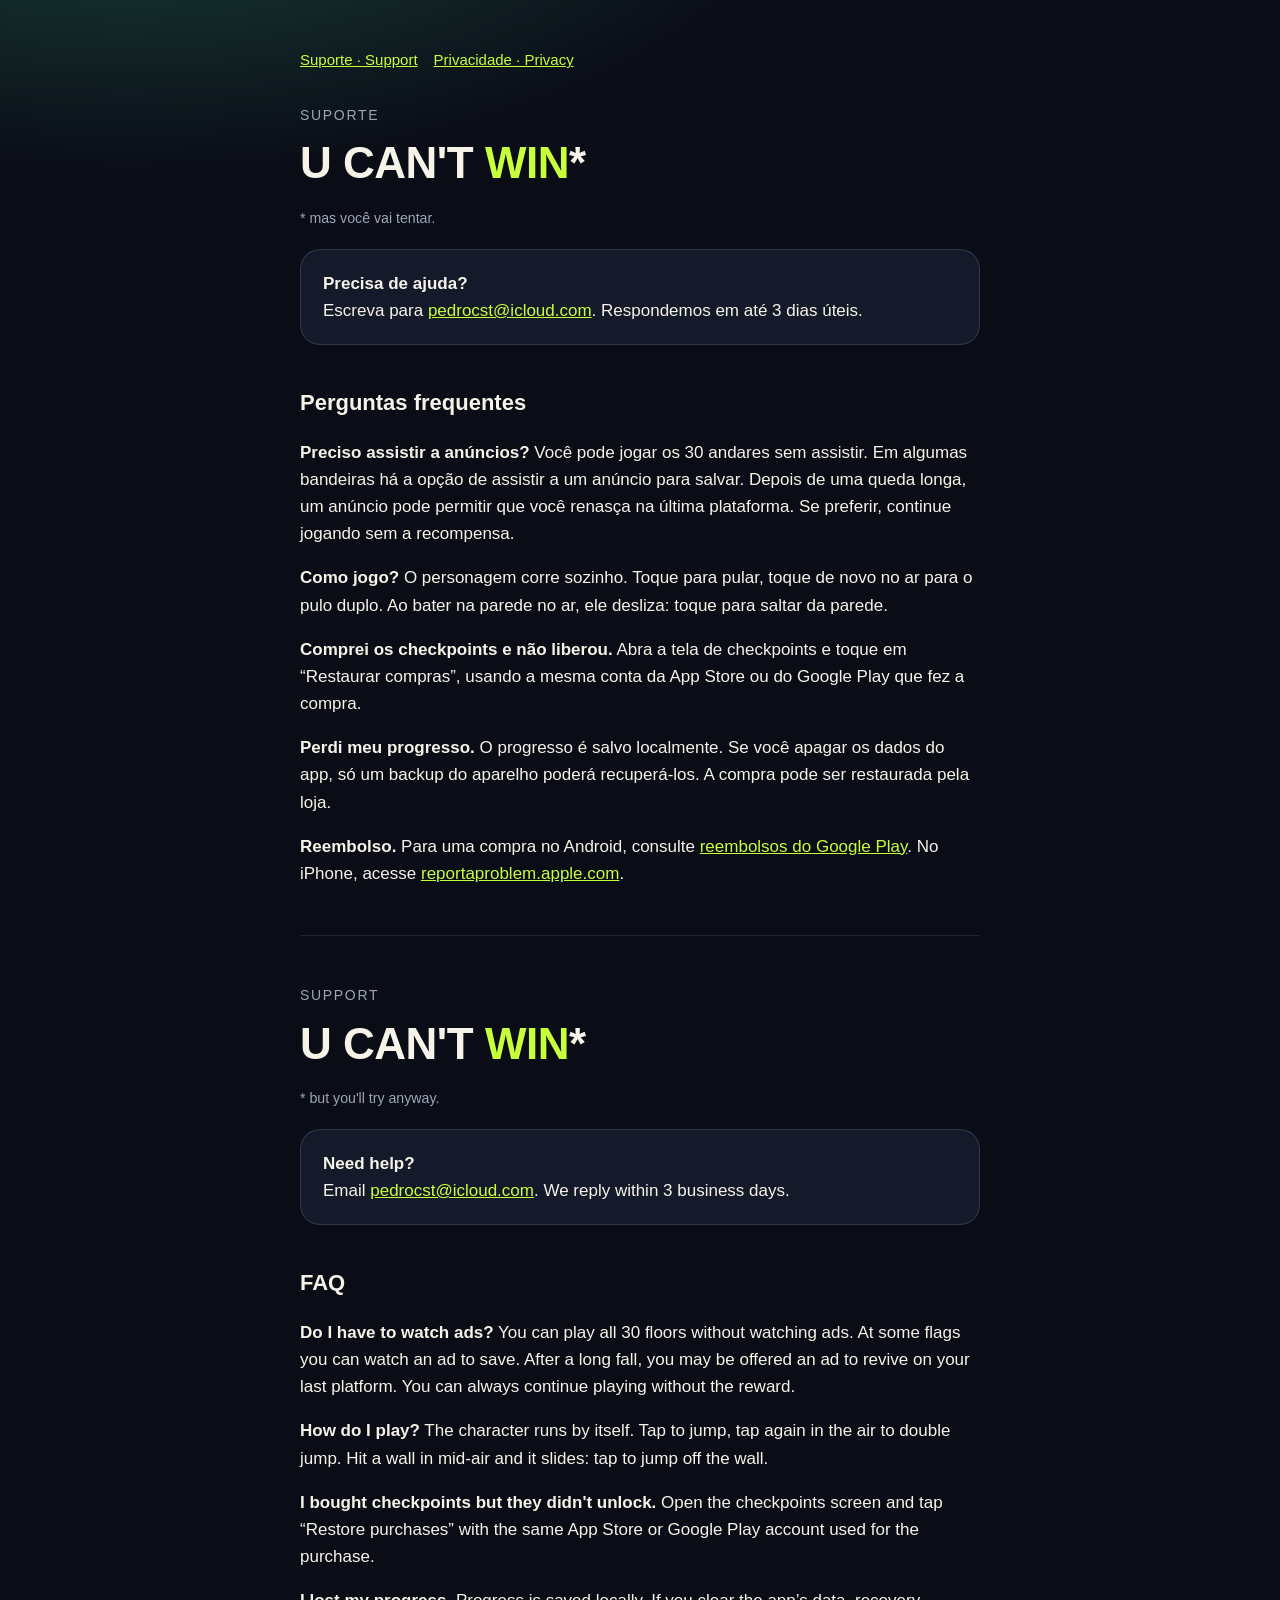
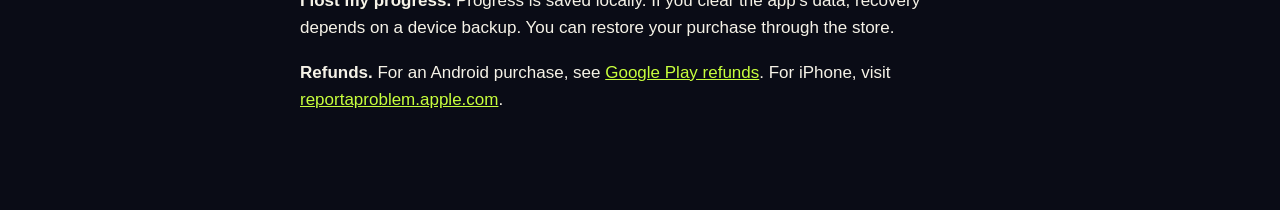
<file: index.html>
<!doctype html><html lang="pt-BR"><head><meta charset="utf-8"><meta name="viewport" content="width=device-width,initial-scale=1"><title>U Can't Win – Suporte / Support</title><link rel="stylesheet" href="style.css"></head><body><main>
<nav><a href="index.html">Suporte · Support</a><a href="privacy.html">Privacidade · Privacy</a></nav>
<p class="tag">Suporte</p><h1>U CAN'T <span>WIN</span>*</h1><p><small>* mas você vai tentar.</small></p>
<div class="card"><strong>Precisa de ajuda?</strong><br>Escreva para <a href="mailto:pedrocst@icloud.com">pedrocst@icloud.com</a>. Respondemos em até 3 dias úteis.</div>
<h2>Perguntas frequentes</h2>
<p><strong>Preciso assistir a anúncios?</strong> Você pode jogar os 30 andares sem assistir. Em algumas bandeiras há a opção de assistir a um anúncio para salvar. Depois de uma queda longa, um anúncio pode permitir que você renasça na última plataforma. Se preferir, continue jogando sem a recompensa.</p>
<p><strong>Como jogo?</strong> O personagem corre sozinho. Toque para pular, toque de novo no ar para o pulo duplo. Ao bater na parede no ar, ele desliza: toque para saltar da parede.</p>
<p><strong>Comprei os checkpoints e não liberou.</strong> Abra a tela de checkpoints e toque em “Restaurar compras”, usando a mesma conta da App Store ou do Google Play que fez a compra.</p>
<p><strong>Perdi meu progresso.</strong> O progresso é salvo localmente. Se você apagar os dados do app, só um backup do aparelho poderá recuperá-los. A compra pode ser restaurada pela loja.</p>
<p><strong>Reembolso.</strong> Para uma compra no Android, consulte <a href="https://support.google.com/googleplay/answer/2479637?hl=pt-BR">reembolsos do Google Play</a>. No iPhone, acesse <a href="https://reportaproblem.apple.com">reportaproblem.apple.com</a>.</p>
<hr>
<p class="tag">Support</p><h1>U CAN'T <span>WIN</span>*</h1><p><small>* but you'll try anyway.</small></p>
<div class="card"><strong>Need help?</strong><br>Email <a href="mailto:pedrocst@icloud.com">pedrocst@icloud.com</a>. We reply within 3 business days.</div>
<h2>FAQ</h2>
<p><strong>Do I have to watch ads?</strong> You can play all 30 floors without watching ads. At some flags you can watch an ad to save. After a long fall, you may be offered an ad to revive on your last platform. You can always continue playing without the reward.</p>
<p><strong>How do I play?</strong> The character runs by itself. Tap to jump, tap again in the air to double jump. Hit a wall in mid-air and it slides: tap to jump off the wall.</p>
<p><strong>I bought checkpoints but they didn't unlock.</strong> Open the checkpoints screen and tap “Restore purchases” with the same App Store or Google Play account used for the purchase.</p>
<p><strong>I lost my progress.</strong> Progress is saved locally. If you clear the app’s data, recovery depends on a device backup. You can restore your purchase through the store.</p>
<p><strong>Refunds.</strong> For an Android purchase, see <a href="https://support.google.com/googleplay/answer/2479637?hl=en">Google Play refunds</a>. For iPhone, visit <a href="https://reportaproblem.apple.com">reportaproblem.apple.com</a>.</p>
</main></body></html>
</file>
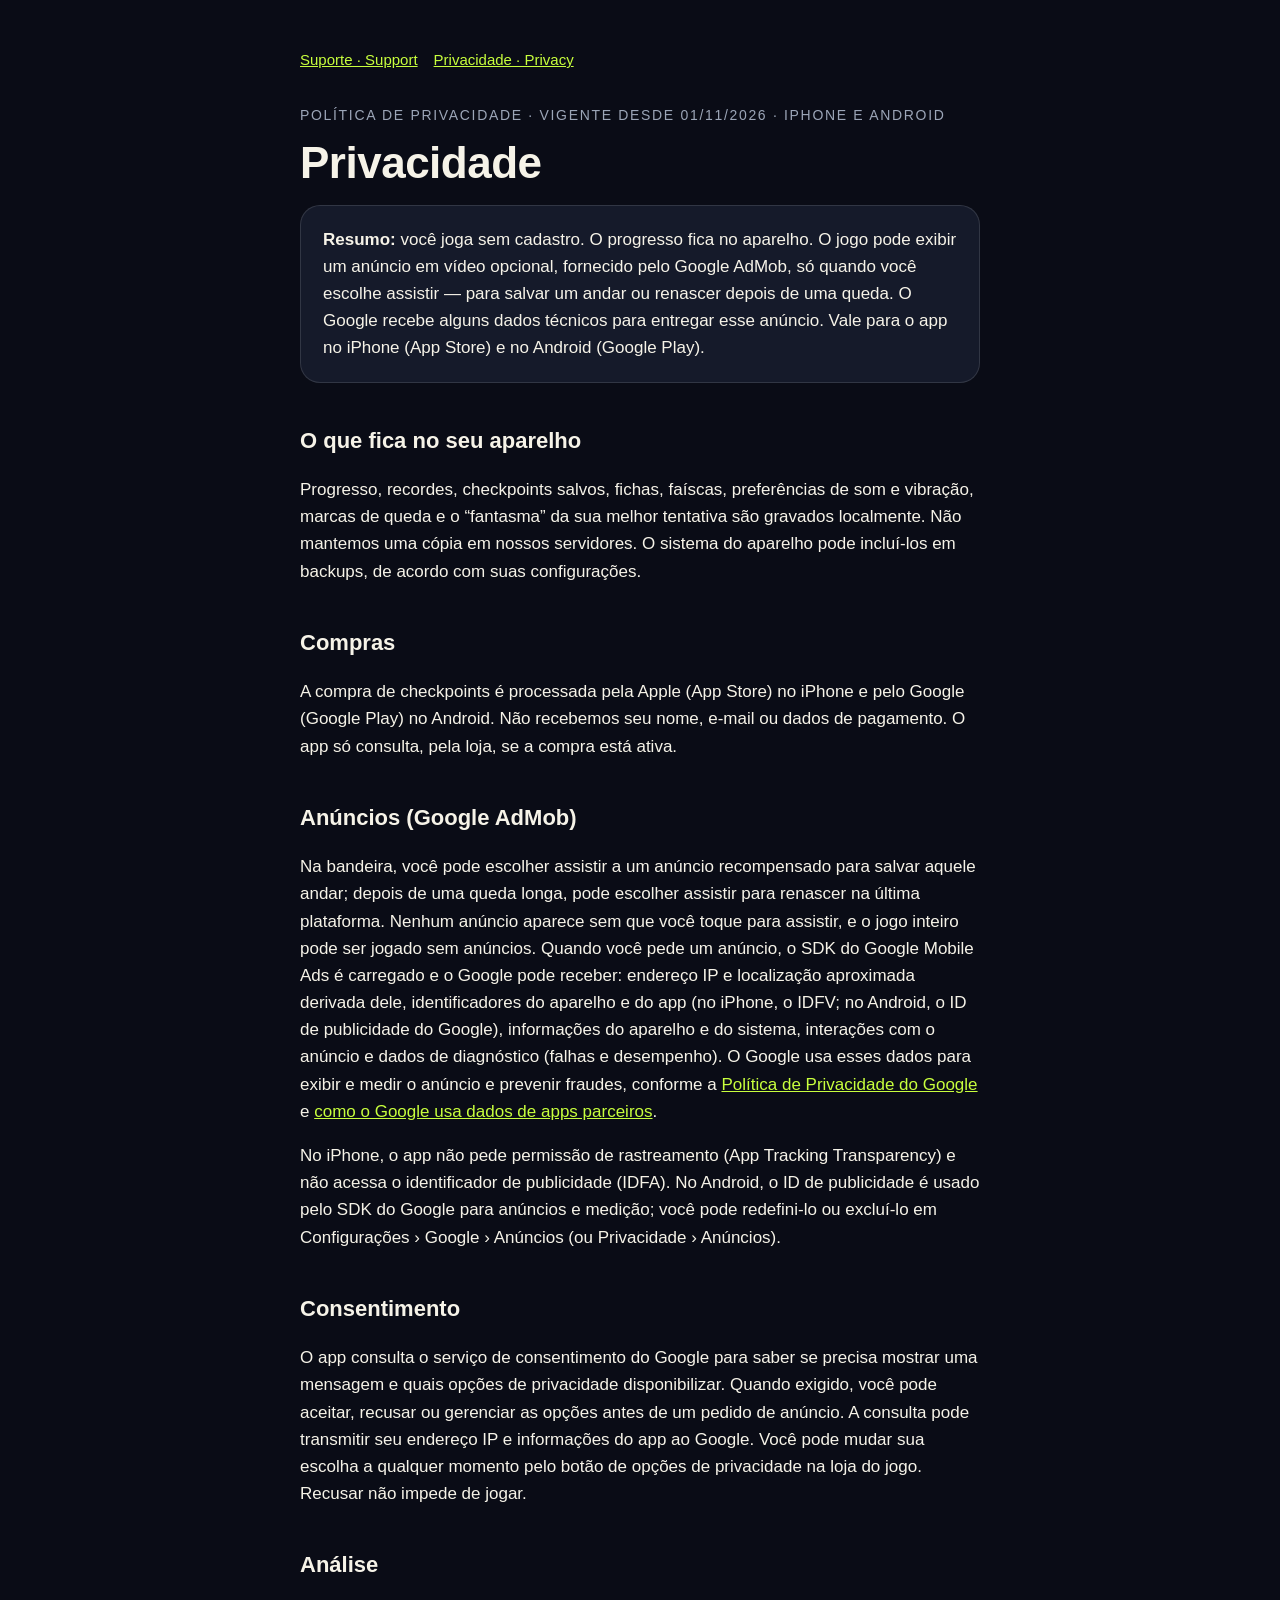
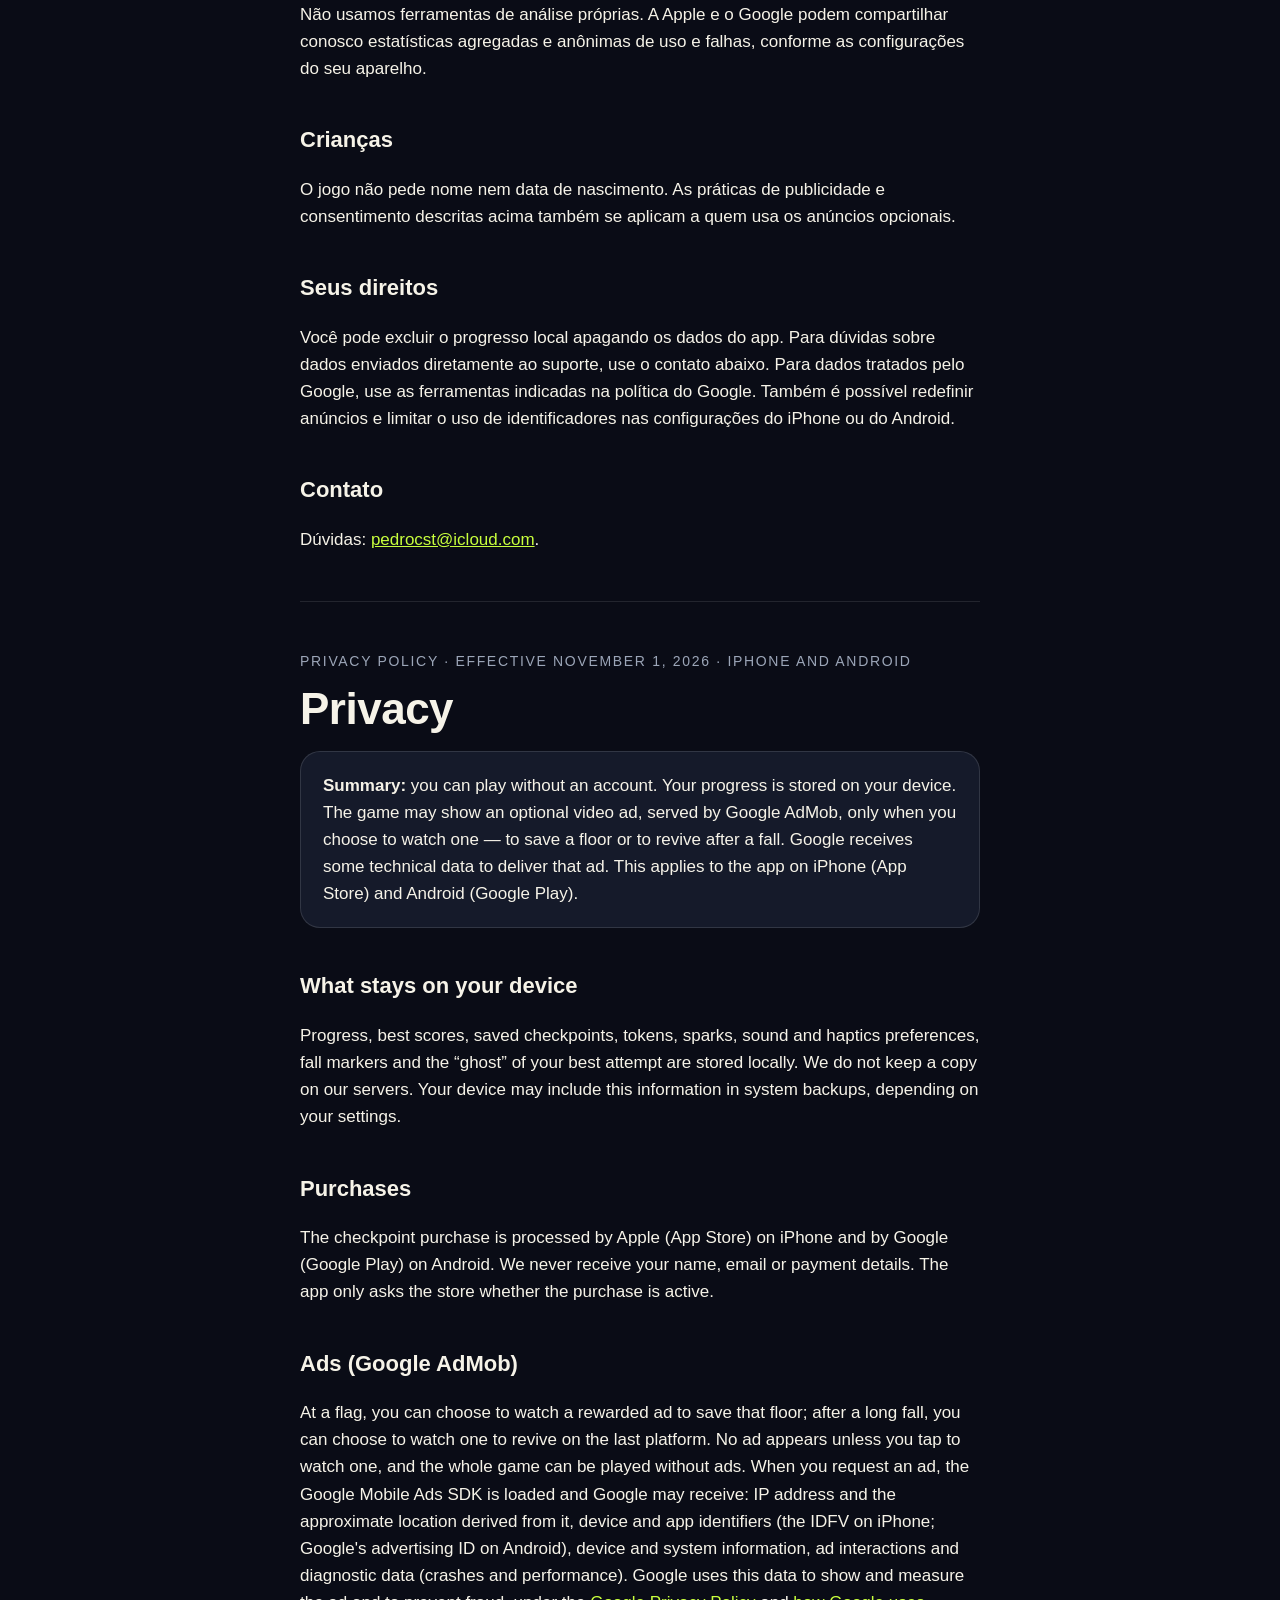
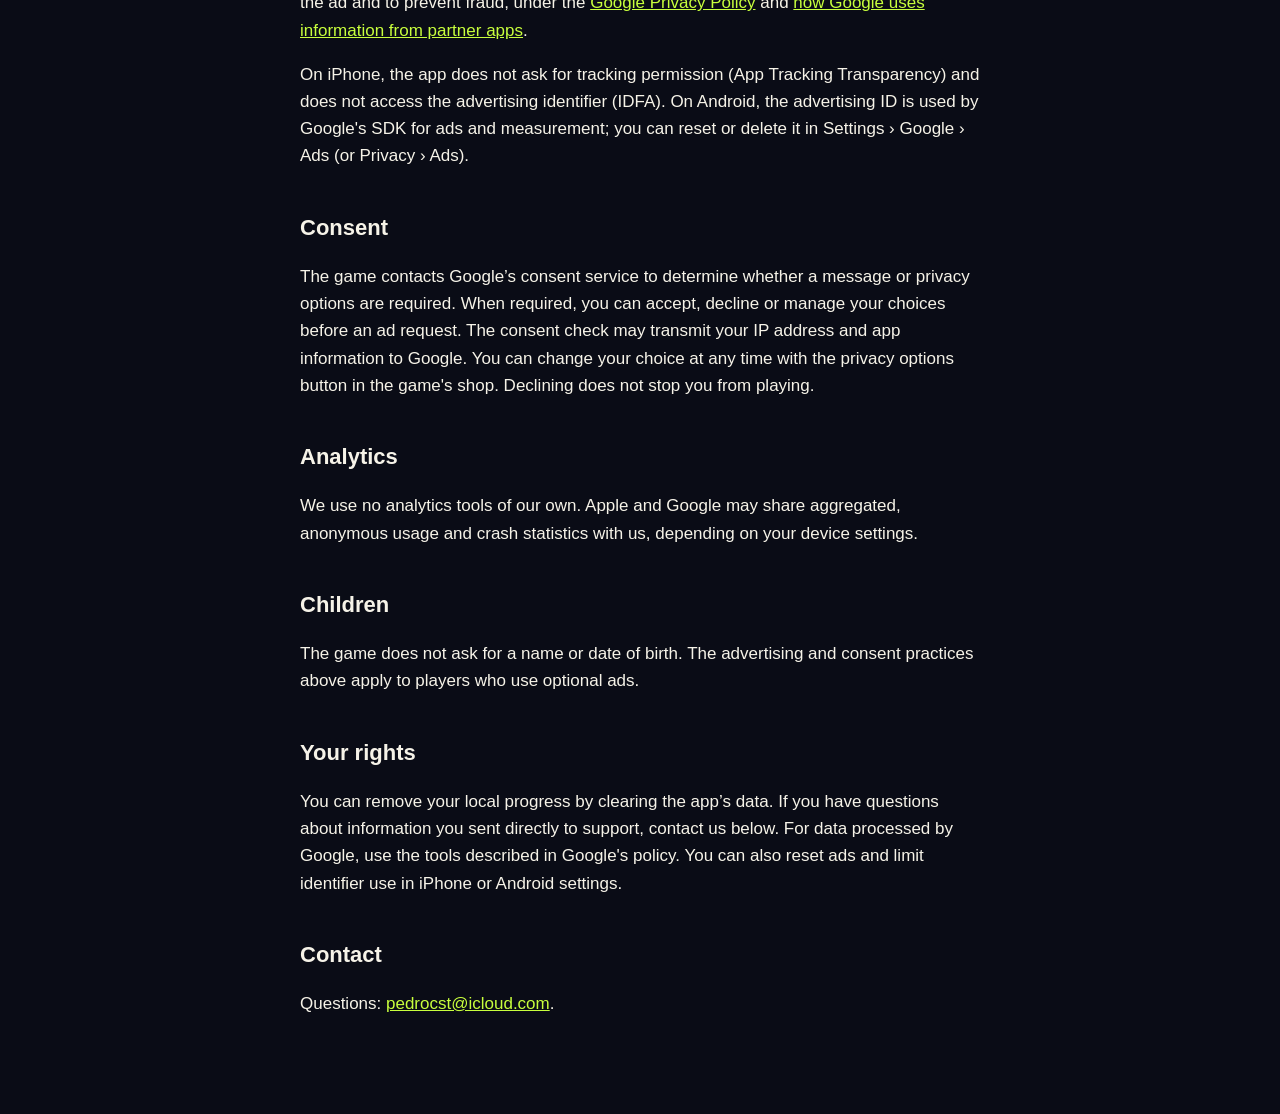
<file: privacy.html>
<!doctype html><html lang="pt-BR"><head><meta charset="utf-8"><meta name="viewport" content="width=device-width,initial-scale=1"><title>U Can't Win – Política de Privacidade / Privacy Policy</title><link rel="stylesheet" href="style.css"></head><body><main>
<nav><a href="index.html">Suporte · Support</a><a href="privacy.html">Privacidade · Privacy</a></nav>
<p class="tag">Política de privacidade · vigente desde 01/11/2026 · iPhone e Android</p><h1>Privacidade</h1>
<div class="card"><strong>Resumo:</strong> você joga sem cadastro. O progresso fica no aparelho. O jogo pode exibir um anúncio em vídeo opcional, fornecido pelo Google AdMob, só quando você escolhe assistir — para salvar um andar ou renascer depois de uma queda. O Google recebe alguns dados técnicos para entregar esse anúncio. Vale para o app no iPhone (App Store) e no Android (Google Play).</div>
<h2>O que fica no seu aparelho</h2><p>Progresso, recordes, checkpoints salvos, fichas, faíscas, preferências de som e vibração, marcas de queda e o “fantasma” da sua melhor tentativa são gravados localmente. Não mantemos uma cópia em nossos servidores. O sistema do aparelho pode incluí-los em backups, de acordo com suas configurações.</p>
<h2>Compras</h2><p>A compra de checkpoints é processada pela Apple (App Store) no iPhone e pelo Google (Google Play) no Android. Não recebemos seu nome, e-mail ou dados de pagamento. O app só consulta, pela loja, se a compra está ativa.</p>
<h2>Anúncios (Google AdMob)</h2><p>Na bandeira, você pode escolher assistir a um anúncio recompensado para salvar aquele andar; depois de uma queda longa, pode escolher assistir para renascer na última plataforma. Nenhum anúncio aparece sem que você toque para assistir, e o jogo inteiro pode ser jogado sem anúncios. Quando você pede um anúncio, o SDK do Google Mobile Ads é carregado e o Google pode receber: endereço IP e localização aproximada derivada dele, identificadores do aparelho e do app (no iPhone, o IDFV; no Android, o ID de publicidade do Google), informações do aparelho e do sistema, interações com o anúncio e dados de diagnóstico (falhas e desempenho). O Google usa esses dados para exibir e medir o anúncio e prevenir fraudes, conforme a <a href="https://policies.google.com/privacy">Política de Privacidade do Google</a> e <a href="https://policies.google.com/technologies/partner-sites">como o Google usa dados de apps parceiros</a>.</p>
<p>No iPhone, o app não pede permissão de rastreamento (App Tracking Transparency) e não acessa o identificador de publicidade (IDFA). No Android, o ID de publicidade é usado pelo SDK do Google para anúncios e medição; você pode redefini-lo ou excluí-lo em Configurações › Google › Anúncios (ou Privacidade › Anúncios).</p>
<h2>Consentimento</h2><p>O app consulta o serviço de consentimento do Google para saber se precisa mostrar uma mensagem e quais opções de privacidade disponibilizar. Quando exigido, você pode aceitar, recusar ou gerenciar as opções antes de um pedido de anúncio. A consulta pode transmitir seu endereço IP e informações do app ao Google. Você pode mudar sua escolha a qualquer momento pelo botão de opções de privacidade na loja do jogo. Recusar não impede de jogar.</p>
<h2>Análise</h2><p>Não usamos ferramentas de análise próprias. A Apple e o Google podem compartilhar conosco estatísticas agregadas e anônimas de uso e falhas, conforme as configurações do seu aparelho.</p>
<h2>Crianças</h2><p>O jogo não pede nome nem data de nascimento. As práticas de publicidade e consentimento descritas acima também se aplicam a quem usa os anúncios opcionais.</p>
<h2>Seus direitos</h2><p>Você pode excluir o progresso local apagando os dados do app. Para dúvidas sobre dados enviados diretamente ao suporte, use o contato abaixo. Para dados tratados pelo Google, use as ferramentas indicadas na política do Google. Também é possível redefinir anúncios e limitar o uso de identificadores nas configurações do iPhone ou do Android.</p>
<h2>Contato</h2><p>Dúvidas: <a href="mailto:pedrocst@icloud.com">pedrocst@icloud.com</a>.</p>
<hr>
<p class="tag">Privacy policy · effective November 1, 2026 · iPhone and Android</p><h1>Privacy</h1>
<div class="card"><strong>Summary:</strong> you can play without an account. Your progress is stored on your device. The game may show an optional video ad, served by Google AdMob, only when you choose to watch one — to save a floor or to revive after a fall. Google receives some technical data to deliver that ad. This applies to the app on iPhone (App Store) and Android (Google Play).</div>
<h2>What stays on your device</h2><p>Progress, best scores, saved checkpoints, tokens, sparks, sound and haptics preferences, fall markers and the “ghost” of your best attempt are stored locally. We do not keep a copy on our servers. Your device may include this information in system backups, depending on your settings.</p>
<h2>Purchases</h2><p>The checkpoint purchase is processed by Apple (App Store) on iPhone and by Google (Google Play) on Android. We never receive your name, email or payment details. The app only asks the store whether the purchase is active.</p>
<h2>Ads (Google AdMob)</h2><p>At a flag, you can choose to watch a rewarded ad to save that floor; after a long fall, you can choose to watch one to revive on the last platform. No ad appears unless you tap to watch one, and the whole game can be played without ads. When you request an ad, the Google Mobile Ads SDK is loaded and Google may receive: IP address and the approximate location derived from it, device and app identifiers (the IDFV on iPhone; Google's advertising ID on Android), device and system information, ad interactions and diagnostic data (crashes and performance). Google uses this data to show and measure the ad and to prevent fraud, under the <a href="https://policies.google.com/privacy">Google Privacy Policy</a> and <a href="https://policies.google.com/technologies/partner-sites">how Google uses information from partner apps</a>.</p>
<p>On iPhone, the app does not ask for tracking permission (App Tracking Transparency) and does not access the advertising identifier (IDFA). On Android, the advertising ID is used by Google's SDK for ads and measurement; you can reset or delete it in Settings › Google › Ads (or Privacy › Ads).</p>
<h2>Consent</h2><p>The game contacts Google’s consent service to determine whether a message or privacy options are required. When required, you can accept, decline or manage your choices before an ad request. The consent check may transmit your IP address and app information to Google. You can change your choice at any time with the privacy options button in the game's shop. Declining does not stop you from playing.</p>
<h2>Analytics</h2><p>We use no analytics tools of our own. Apple and Google may share aggregated, anonymous usage and crash statistics with us, depending on your device settings.</p>
<h2>Children</h2><p>The game does not ask for a name or date of birth. The advertising and consent practices above apply to players who use optional ads.</p>
<h2>Your rights</h2><p>You can remove your local progress by clearing the app’s data. If you have questions about information you sent directly to support, contact us below. For data processed by Google, use the tools described in Google's policy. You can also reset ads and limit identifier use in iPhone or Android settings.</p>
<h2>Contact</h2><p>Questions: <a href="mailto:pedrocst@icloud.com">pedrocst@icloud.com</a>.</p>
</main></body></html>
</file>
<file: style.css>
:root{--ink:#0A0C16;--panel:#151a2a;--paper:#F6F3E8;--muted:#9CA6B8;--volt:#C8FF3D;--orange:#FF5A2E}
*{box-sizing:border-box}body{margin:0;background:radial-gradient(1200px 600px at 10% -10%,#1d4a40 0,transparent 60%),var(--ink);color:var(--paper);font:17px/1.6 -apple-system,BlinkMacSystemFont,"Segoe UI",Roboto,sans-serif}
main{max-width:720px;margin:0 auto;padding:48px 20px 80px}h1{font-size:44px;line-height:1.05;margin:0 0 8px;letter-spacing:-.5px}h1 span{color:var(--volt)}h2{margin-top:40px;font-size:22px}
.tag{color:var(--muted);font-size:14px;letter-spacing:.12em;text-transform:uppercase}.card{background:var(--panel);border:1px solid #ffffff1f;border-radius:20px;padding:20px 22px;margin:18px 0}
a{color:var(--volt)}nav{display:flex;gap:16px;margin-bottom:32px;font-size:15px}hr{border:0;border-top:1px solid #ffffff1a;margin:48px 0}small{color:var(--muted)}
</file>
